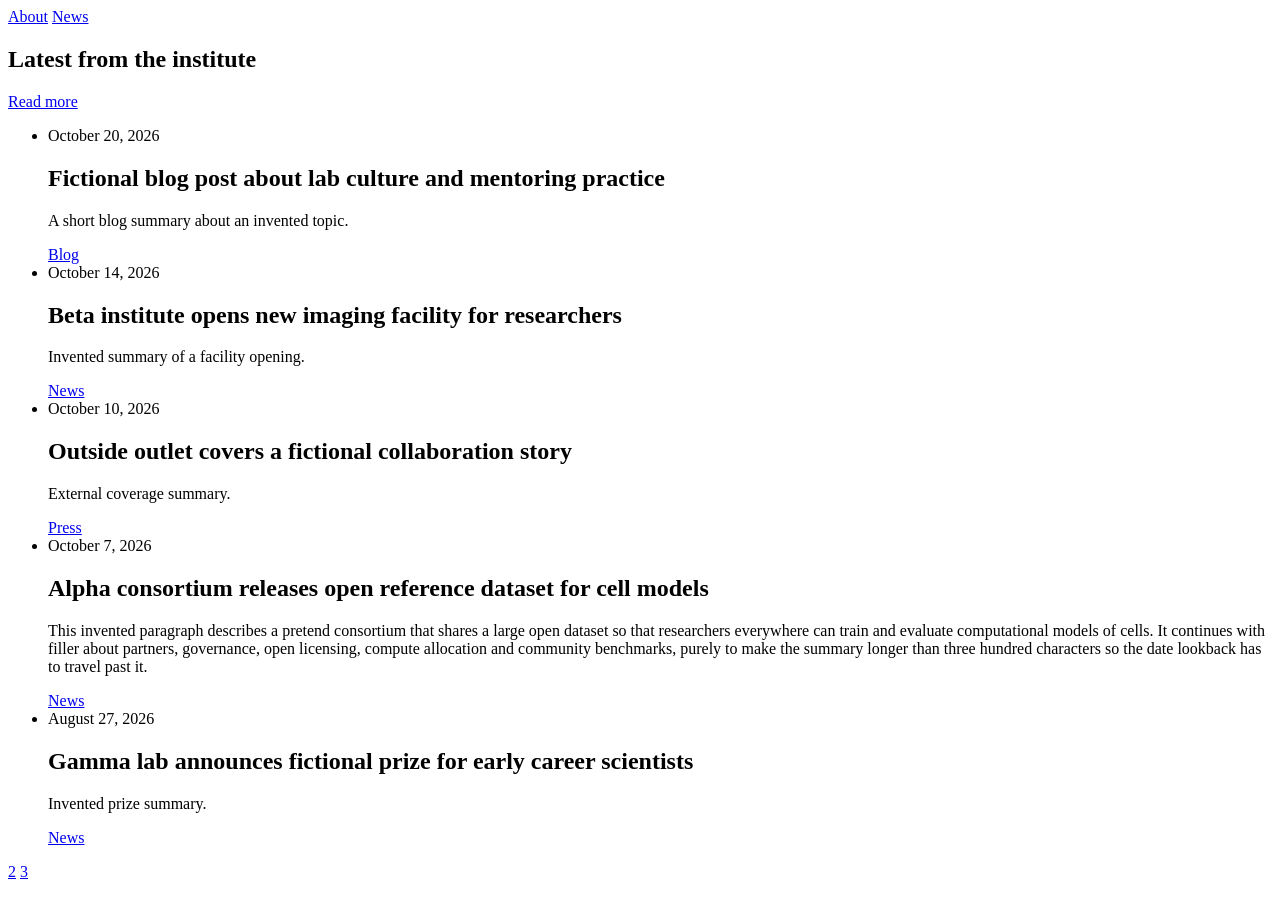
<file: tests/fixtures/news/biohub_news_list.html>
<!doctype html>
<html lang="en"><head><meta charset="utf-8"><title>Newsroom - Example Institute</title></head>
<body>
<header><nav><a href="/about/">About</a> <a href="/news/">News</a></nav></header>
<section class="hero">
  <h1>Latest from the institute</h1>
  <a href="https://biohub.org/news/alpha-consortium-data-release/" aria-label="Read more – Alpha consortium releases open reference dataset for cell models"> Read more</a>
</section>
<ul class="cards">
  <li>
    <time datetime="2026-10-20T08:00:00-07:00"> October 20, 2026 </time>
    <h2>Fictional blog post about lab culture and mentoring practice</h2>
    <p>A short blog summary about an invented topic.</p>
    <a aria-label="Blog – Fictional blog post about lab culture and mentoring practice" href="https://biohub.org/blog/lab-culture-mentoring/"> Blog </a>
  </li>
  <li>
    <time datetime="2026-10-14T06:00:00-07:00"> October 14, 2026 </time>
    <h2>Beta institute opens new imaging facility for researchers</h2>
    <p>Invented summary of a facility opening.</p>
    <a aria-label="News – Beta institute opens new imaging facility for researchers" href="https://biohub.org/news/beta-imaging-facility-opens/"> News </a>
  </li>
  <li>
    <time datetime="2026-10-10T09:00:00-07:00"> October 10, 2026 </time>
    <h2>Outside outlet covers a fictional collaboration story</h2>
    <p>External coverage summary.</p>
    <a aria-label="Press – Outside outlet covers a fictional collaboration story" href="https://news.example.test/stories/fictional-collab"> Press </a>
  </li>
  <li>
    <time datetime="2026-10-07T06:00:00-07:00"> October 7, 2026 </time>
    <h2>Alpha consortium releases open reference dataset for cell models</h2>
    <p>This invented paragraph describes a pretend consortium that shares a large open dataset so that researchers everywhere can train and evaluate computational models of cells. It continues with filler about partners, governance, open licensing, compute allocation and community benchmarks, purely to make the summary longer than three hundred characters so the date lookback has to travel past it.</p>
    <a aria-label="News – Alpha consortium releases open reference dataset for cell models" href="https://biohub.org/news/alpha-consortium-data-release/"> News </a>
  </li>
  <li>
    <time datetime="2026-08-27T06:00:00-07:00"> August 27, 2026 </time>
    <h2>Gamma lab announces fictional prize for early career scientists</h2>
    <p>Invented prize summary.</p>
    <a aria-label="News – Gamma lab announces fictional prize for early career scientists" href="https://biohub.org/news/gamma-early-career-prize/"> News </a>
  </li>
</ul>
<nav class="pagination"><a href="/news/?page-news=2">2</a> <a href="/news/?page-news=3">3</a></nav>
</body></html>
</file>
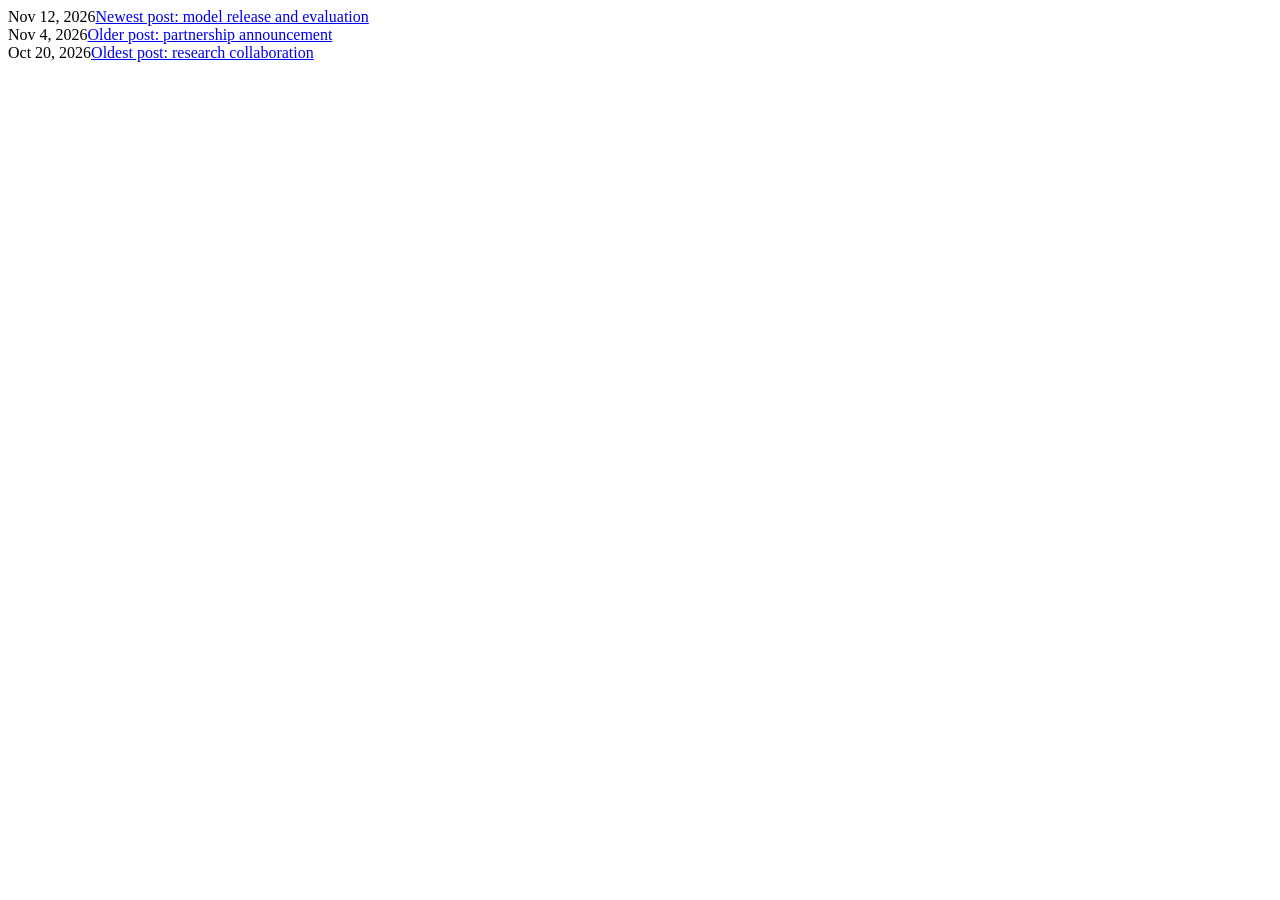
<file: tests/fixtures/news_html/date_before.html>
<html><body>
<div class="row"><span class="d">Nov 12, 2026</span><a href="/n/p1">Newest post: model release and evaluation</a></div>
<div class="row"><span class="d">Nov 4, 2026</span><a href="/n/p2">Older post: partnership announcement</a></div>
<div class="row"><span class="d">Oct 20, 2026</span><a href="/n/p3">Oldest post: research collaboration</a></div>
</body></html>
</file>
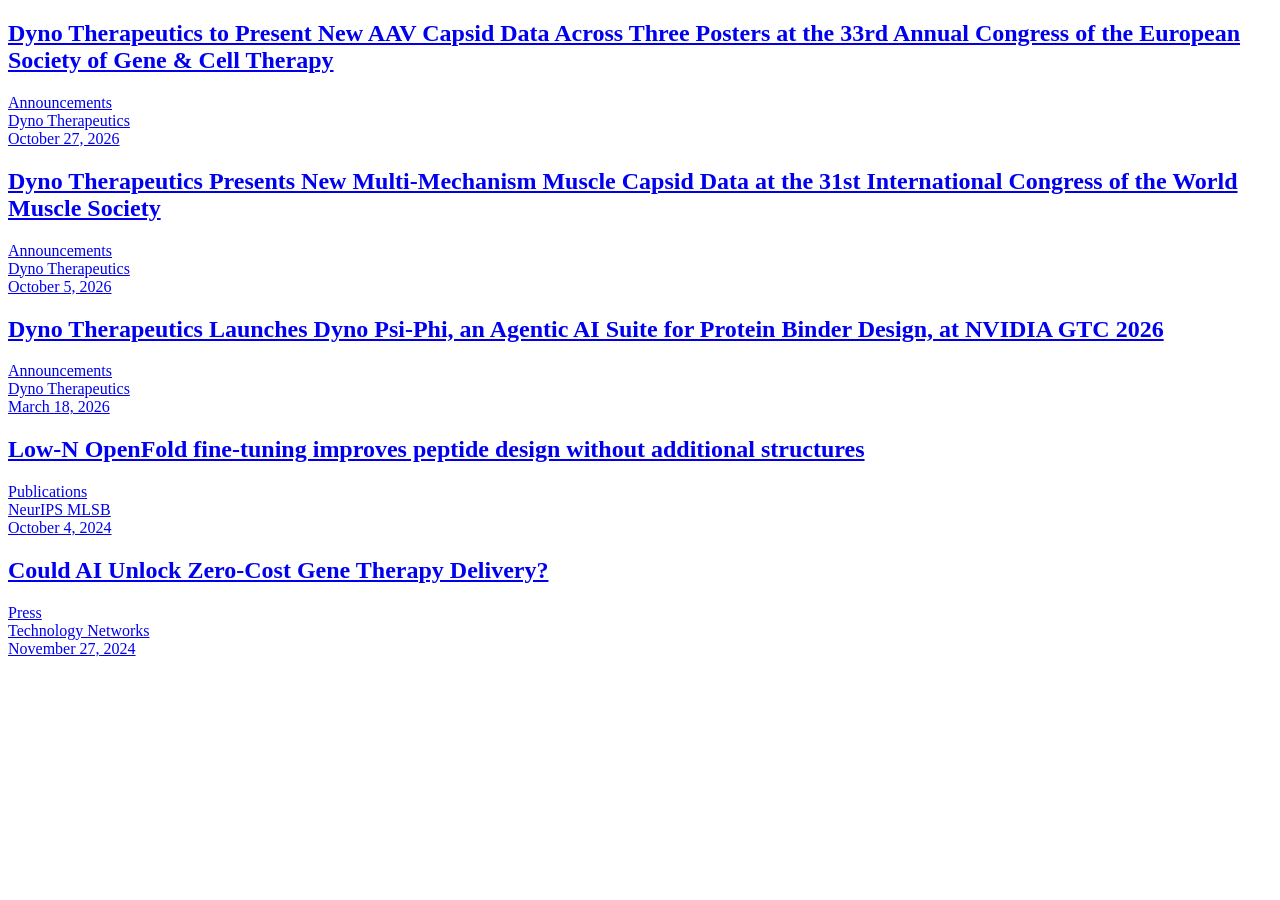
<file: tests/fixtures/news_html/dyno.html>
<!doctype html><html><body>
<div class="news-list">
<a href="/news/dyno-therapeutics-to-present-new-aav-capsid-data-across-three-posters-at-the-33rd-annual-congress-of-the-european-society-of-gene-cell-therapy" class="open-positions_item cc-internal-link w-inline-block"><div class="u-p-relative"><div class="u-mb-2"><h2 class="h4">Dyno Therapeutics to Present New AAV Capsid Data Across Three Posters at the 33rd Annual Congress of the European Society of Gene &amp; Cell Therapy</h2></div><div class="u-d-flex cc-left-center cc-gap-8 cc-blog"><div class="p-18 u-color-grey">Announcements</div><div class="vert_divider cc-sm-hide"></div><div class="p-18 u-color-grey">Dyno Therapeutics</div><div class="vert_divider"></div><div class="p-18 u-color-grey">October 27, 2026</div></div><div class="cms-title_dot"></div></div></a>
<a href="/news/dyno-therapeutics-presents-new-multi-mechanism-muscle-capsid-data-at-the-31st-international-congress-of-the-world-muscle-society" class="open-positions_item cc-internal-link w-inline-block"><div class="u-p-relative"><div class="u-mb-2"><h2 class="h4">Dyno Therapeutics Presents New Multi-Mechanism Muscle Capsid Data at the 31st International Congress of the World Muscle Society</h2></div><div class="u-d-flex cc-left-center cc-gap-8 cc-blog"><div class="p-18 u-color-grey">Announcements</div><div class="vert_divider cc-sm-hide"></div><div class="p-18 u-color-grey">Dyno Therapeutics</div><div class="vert_divider"></div><div class="p-18 u-color-grey">October 5, 2026</div></div><div class="cms-title_dot"></div></div></a>
<a href="/news/dyno-therapeutics-launches-dyno-psi-phi-an-agentic-ai-suite-for-protein-binder-design-at-nvidia-gtc-2026" class="open-positions_item cc-internal-link w-inline-block"><div class="u-p-relative"><div class="u-mb-2"><h2 class="h4">Dyno Therapeutics Launches Dyno Psi-Phi, an Agentic AI Suite for Protein Binder Design, at NVIDIA GTC 2026</h2></div><div class="u-d-flex cc-left-center cc-gap-8 cc-blog"><div class="p-18 u-color-grey">Announcements</div><div class="vert_divider cc-sm-hide"></div><div class="p-18 u-color-grey">Dyno Therapeutics</div><div class="vert_divider"></div><div class="p-18 u-color-grey">March 18, 2026</div></div><div class="cms-title_dot"></div></div></a>
<a href="/news/low-n-openfold-fine-tuning-improves-peptide-design-without-additional-structures" class="open-positions_item cc-internal-link w-inline-block w-condition-invisible"><div class="u-p-relative"><div class="u-mb-2"><h2 class="h4">Low-N OpenFold fine-tuning improves peptide design without additional structures</h2></div><div class="u-d-flex cc-left-center cc-gap-8"><div class="p-18 u-color-grey">Publications</div><div class="vert_divider"></div><div class="p-18 u-color-grey">NeurIPS MLSB</div><div class="vert_divider"></div><div class="p-18 u-color-grey">October 4, 2024</div></div><div class="cms-title_dot"></div></div></a>
<a href="https://www.technologynetworks.com/biopharma/blog/could-ai-unlock-zero-cost-gene-therapy-delivery-393742" target="_blank" class="open-positions_item w-inline-block"><div class="u-p-relative"><div class="u-mb-2"><h2 class="h4"> Could AI Unlock Zero-Cost Gene Therapy Delivery?</h2></div><div class="u-d-flex cc-left-center cc-gap-8"><div class="p-18 u-color-grey">Press</div><div class="vert_divider"></div><div class="p-18 u-color-grey">Technology Networks</div><div class="vert_divider"></div><div class="p-18 u-color-grey">November 27, 2024</div></div><div class="cms-title_dot"></div></div></a>
</div>
</body></html>
</file>
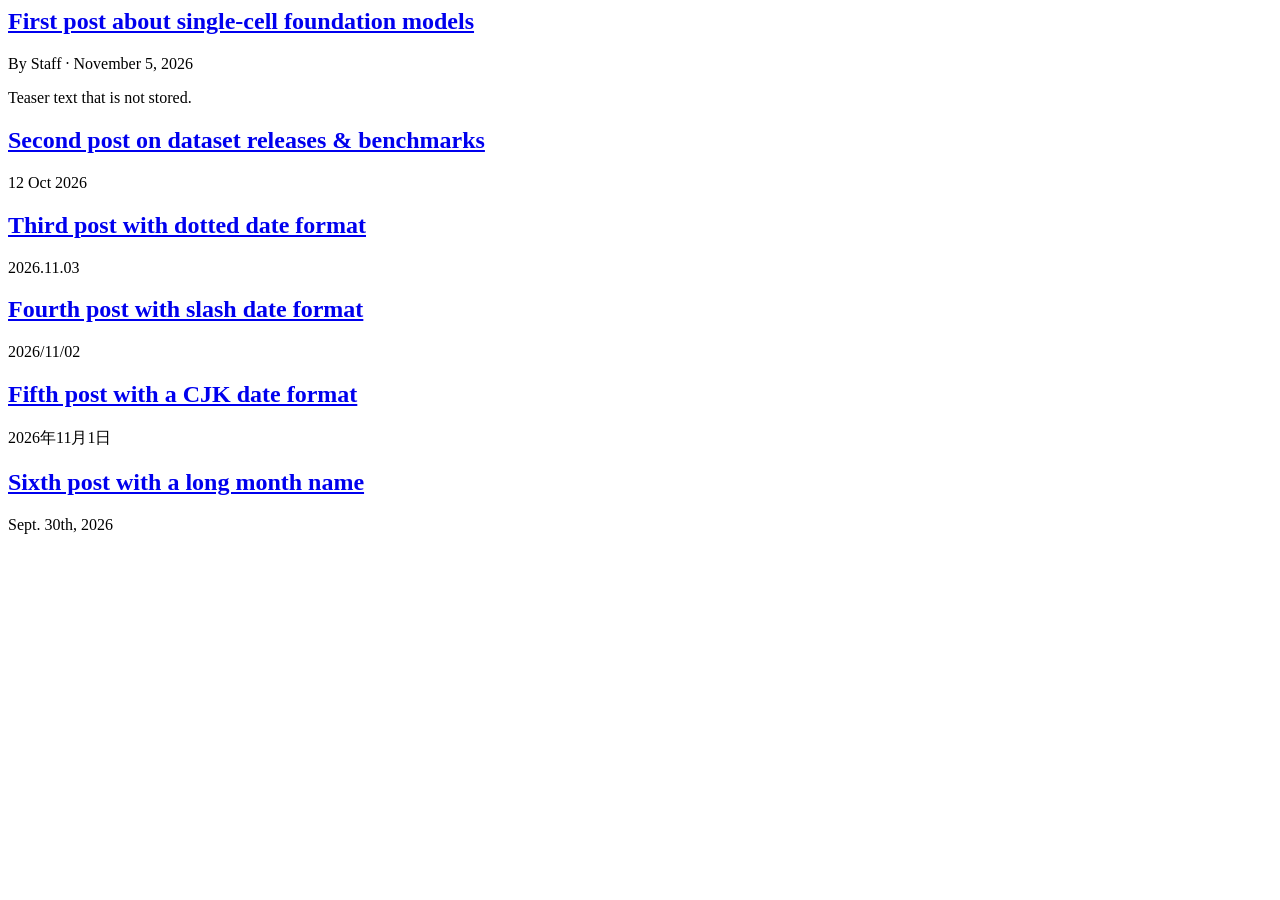
<file: tests/fixtures/news_html/list_text_date.html>
<html><body><main>
<article><h2><a href="/blog/one">First post about single-cell foundation models</a></h2>
<p class="meta">By Staff &middot; November 5, 2026</p><p>Teaser text that is not stored.</p></article>
<article><h2><a href="/blog/two">Second post on dataset releases &amp; benchmarks</a></h2>
<p class="meta">12 Oct 2026</p></article>
<article><h2><a href="/blog/three">Third post with dotted date format</a></h2><p>2026.11.03</p></article>
<article><h2><a href="/blog/four">Fourth post with slash date format</a></h2><p>2026/11/02</p></article>
<article><h2><a href="/blog/five">Fifth post with a CJK date format</a></h2><p>2026年11月1日</p></article>
<article><h2><a href="/blog/six">Sixth post with a long month name</a></h2><p>Sept. 30th, 2026</p></article>
</main></body></html>
</file>
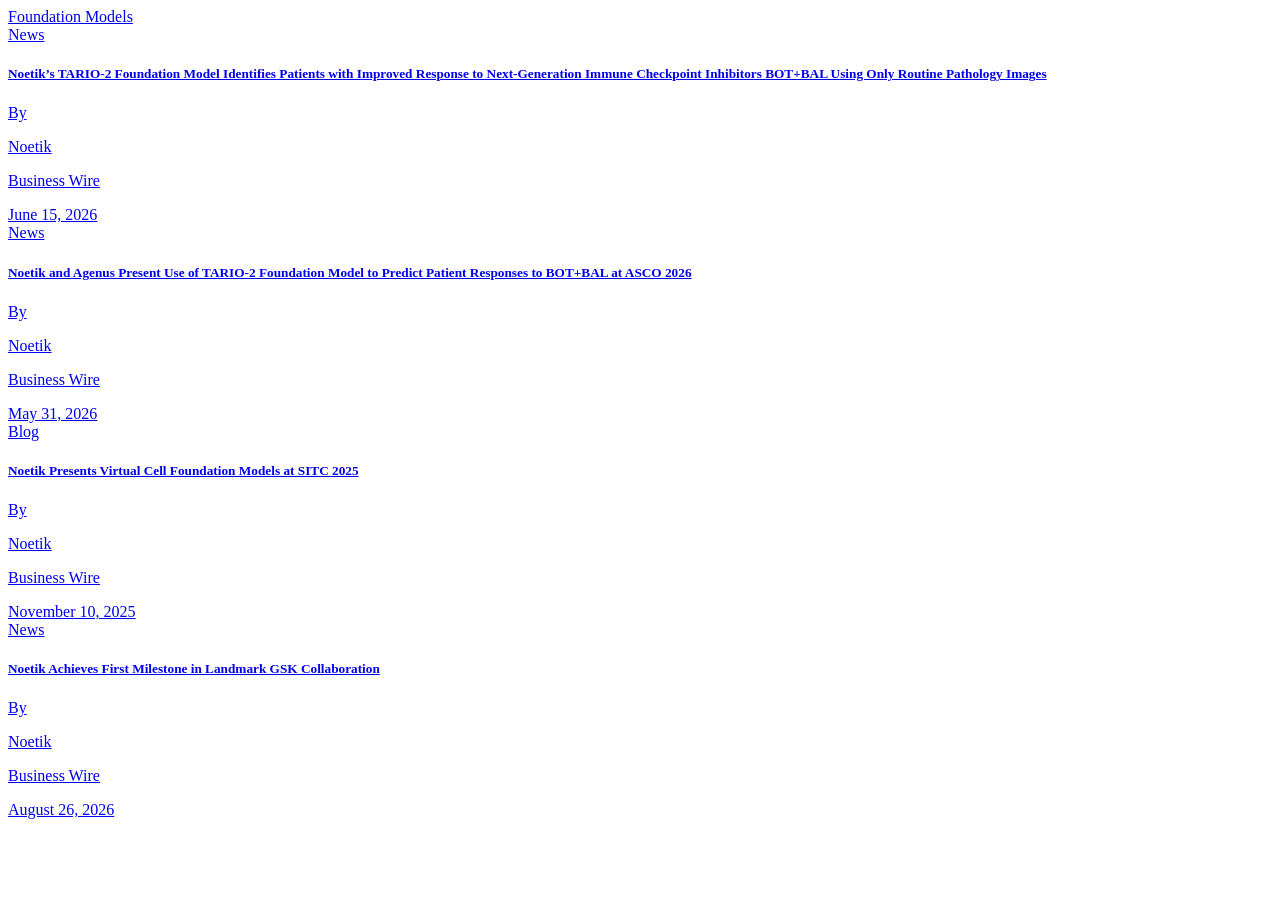
<file: tests/fixtures/news_html/noetik.html>
<!doctype html><html><body>
<a href="https://www.noetik.ai/foundation-models">Foundation Models</a>
<div class="blog-list">
<a href="https://www.noetik.ai/tario2" target="_blank" class="link-block w-inline-block"><div class="blog-card-l"><div class="blog-image-l"><div class="div-block-71"></div></div><div class="wrap-v-small"><div class="text-block-17">News</div><h5 class="h5-heading">Noetik’s TARIO-2 Foundation Model Identifies Patients with Improved Response to Next-Generation Immune Checkpoint Inhibitors BOT+BAL Using Only Routine Pathology Images</h5><div class="div-block-70"><div class="div-block-72"><p class="paragraph-large">By </p><p class="paragraph-large">Noetik</p></div><p class="paragraph-large source">Business Wire</p></div></div><div class="blog-detail"><div class="button-link-l"><div class="icon-link"><div class="icon-small-3 w-embed"></div></div></div><div class="blog-date"><div class="paragraph-small-8">June 15, 2026</div><div class="date-line"></div></div></div></div></a>
<a href="https://www.noetik.ai/asco2026" target="_blank" class="link-block w-inline-block"><div class="blog-card-l"><div class="blog-image-l"><div class="div-block-71"></div></div><div class="wrap-v-small"><div class="text-block-17">News</div><h5 class="h5-heading">Noetik and Agenus Present Use of TARIO-2 Foundation Model to Predict Patient Responses to BOT+BAL at ASCO 2026</h5><div class="div-block-70"><div class="div-block-72"><p class="paragraph-large">By </p><p class="paragraph-large">Noetik</p></div><p class="paragraph-large source">Business Wire</p></div></div><div class="blog-detail"><div class="button-link-l"><div class="icon-link"><div class="icon-small-3 w-embed"></div></div></div><div class="blog-date"><div class="paragraph-small-8">May 31, 2026</div><div class="date-line"></div></div></div></div></a>
<a href="https://www.noetik.ai/sitc-2025" target="_blank" class="link-block w-inline-block"><div class="blog-card-l"><div class="blog-image-l"><div class="div-block-71"></div></div><div class="wrap-v-small"><div class="text-block-17">Blog</div><h5 class="h5-heading">Noetik Presents Virtual Cell Foundation Models at SITC 2025</h5><div class="div-block-70"><div class="div-block-72"><p class="paragraph-large">By </p><p class="paragraph-large">Noetik</p></div><p class="paragraph-large source">Business Wire</p></div></div><div class="blog-detail"><div class="button-link-l"><div class="icon-link"><div class="icon-small-3 w-embed"></div></div></div><div class="blog-date"><div class="paragraph-small-8">November 10, 2025</div><div class="date-line"></div></div></div></div></a>
<a href="https://www.businesswire.com/news/home/20260826781430/en/Noetik-Achieves-First-Milestone-in-Landmark-GSK-Collaboration" target="_blank" class="link-block w-inline-block"><div class="blog-card-l"><div class="blog-image-l"><div class="div-block-71"></div></div><div class="wrap-v-small"><div class="text-block-17">News</div><h5 class="h5-heading">Noetik Achieves First Milestone in Landmark GSK Collaboration</h5><div class="div-block-70"><div class="div-block-72"><p class="paragraph-large">By </p><p class="paragraph-large">Noetik</p></div><p class="paragraph-large source">Business Wire</p></div></div><div class="blog-detail"><div class="button-link-l"><div class="icon-link"><div class="icon-small-3 w-embed"></div></div></div><div class="blog-date"><div class="paragraph-small-8">August 26, 2026</div><div class="date-line"></div></div></div></div></a>
</div>
</body></html>
</file>
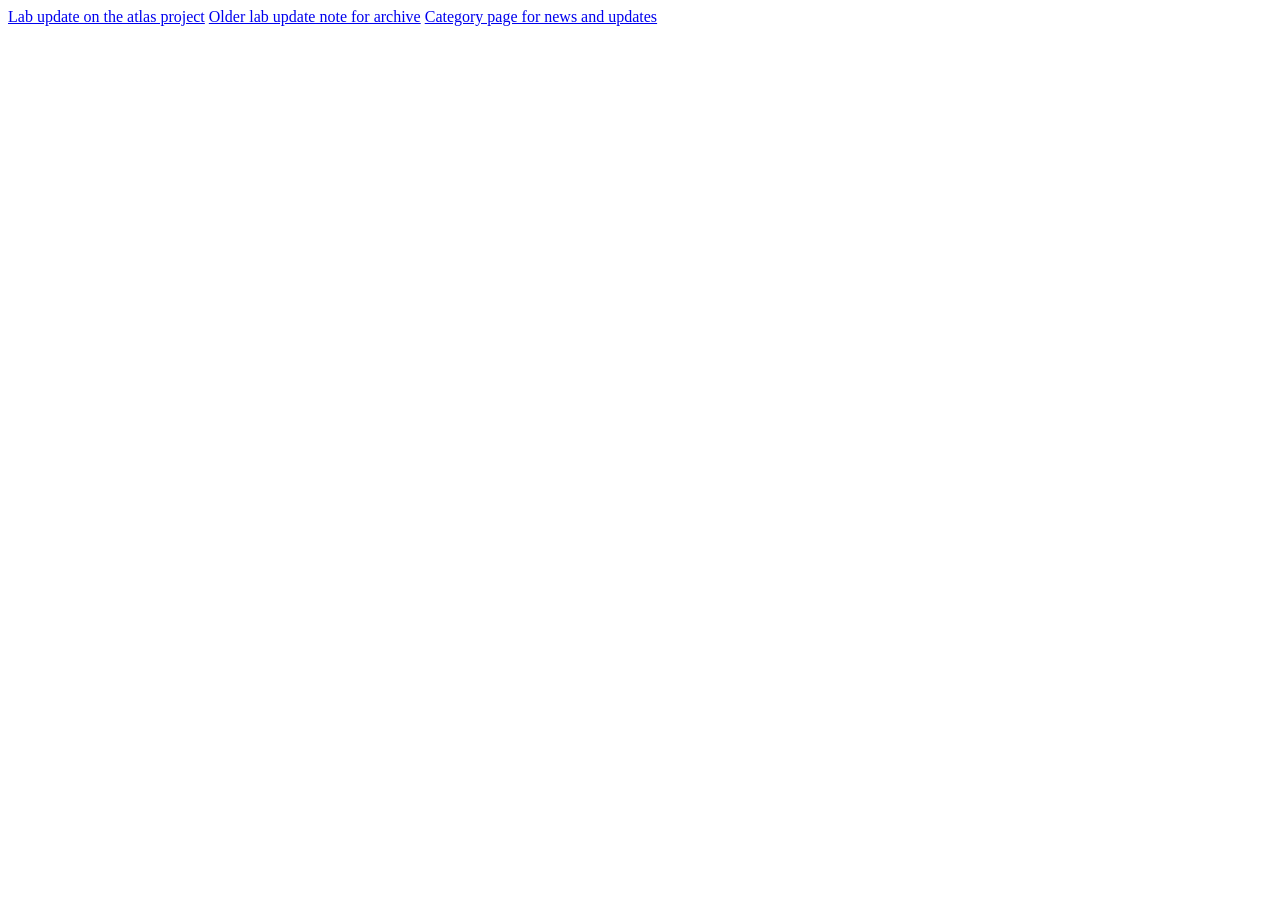
<file: tests/fixtures/news_html/url_dated.html>
<html><body>
<a href="https://blog.example.test/2026/11/09/lab-update-on-atlas">Lab update on the atlas project</a>
<a href="https://blog.example.test/2026/10/30/older-lab-update-note">Older lab update note for archive</a>
<a href="https://blog.example.test/category/news">Category page for news and updates</a>
</body></html>
</file>
